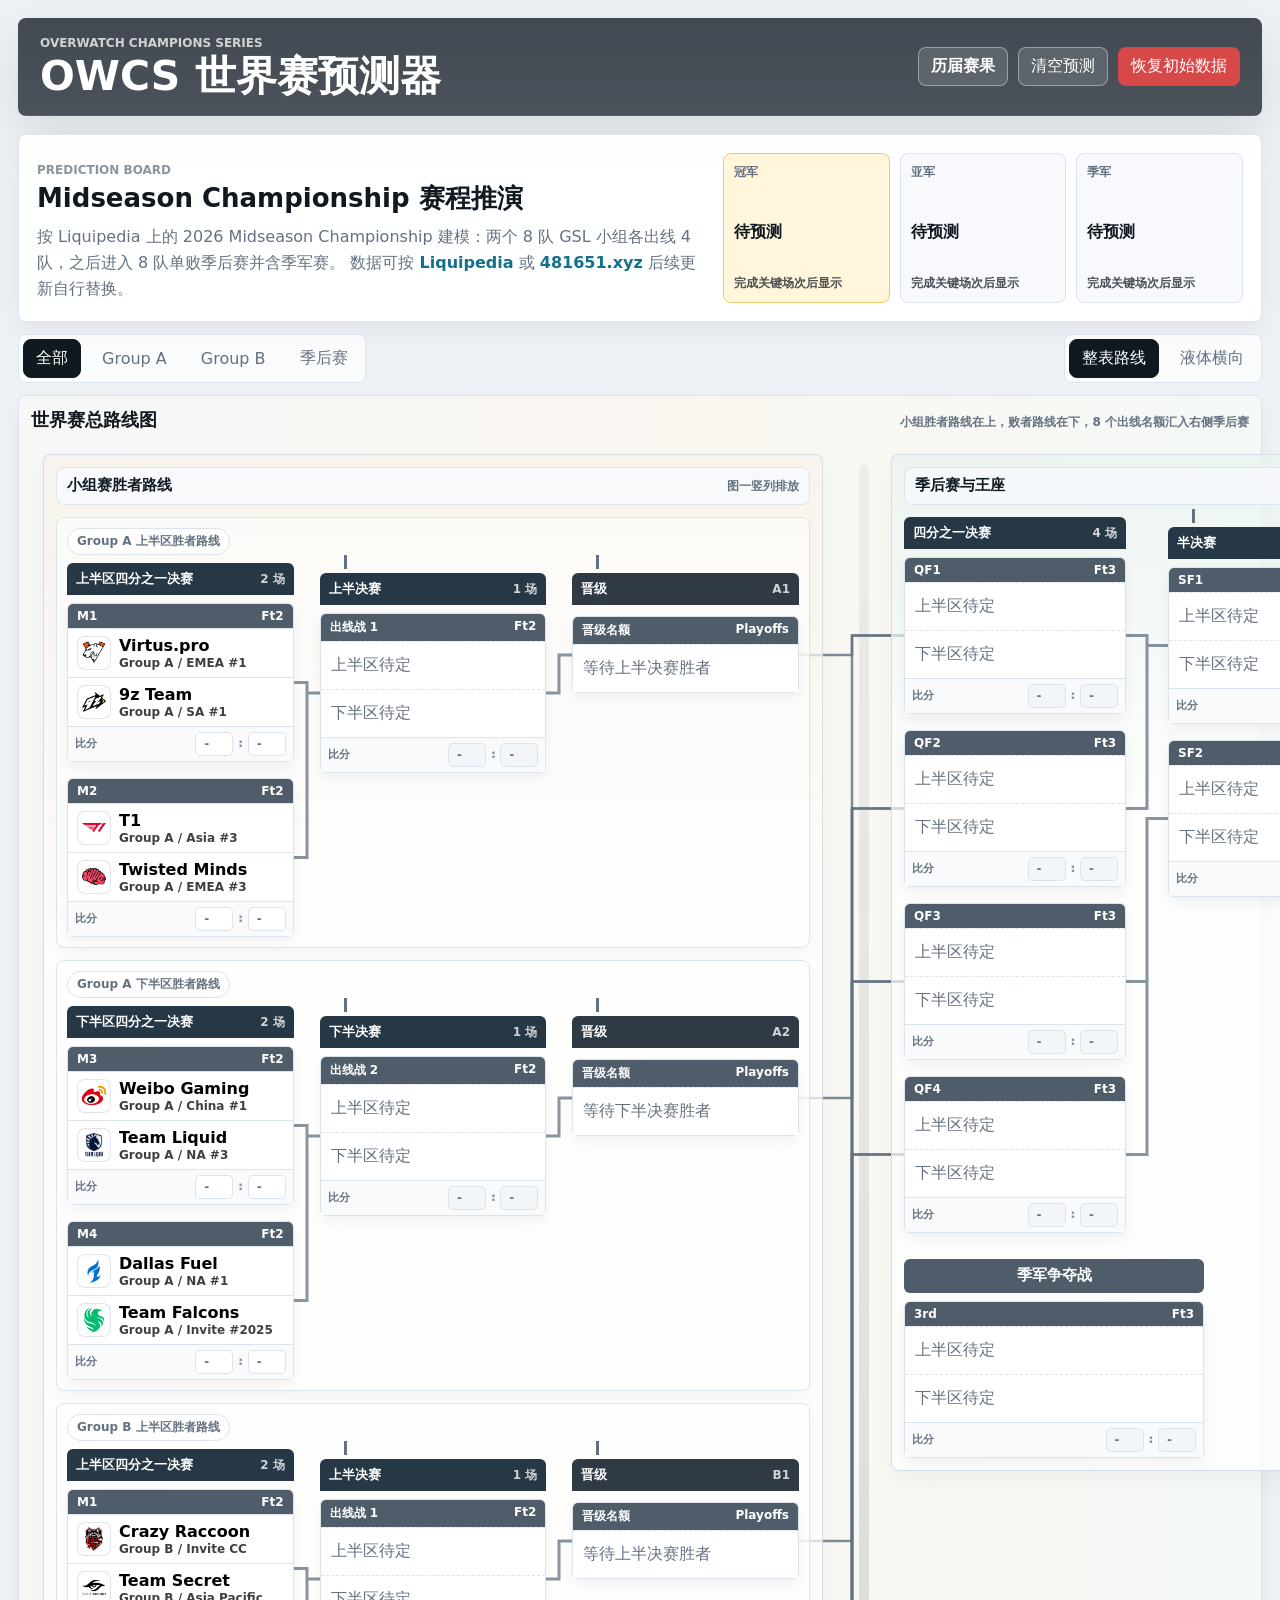
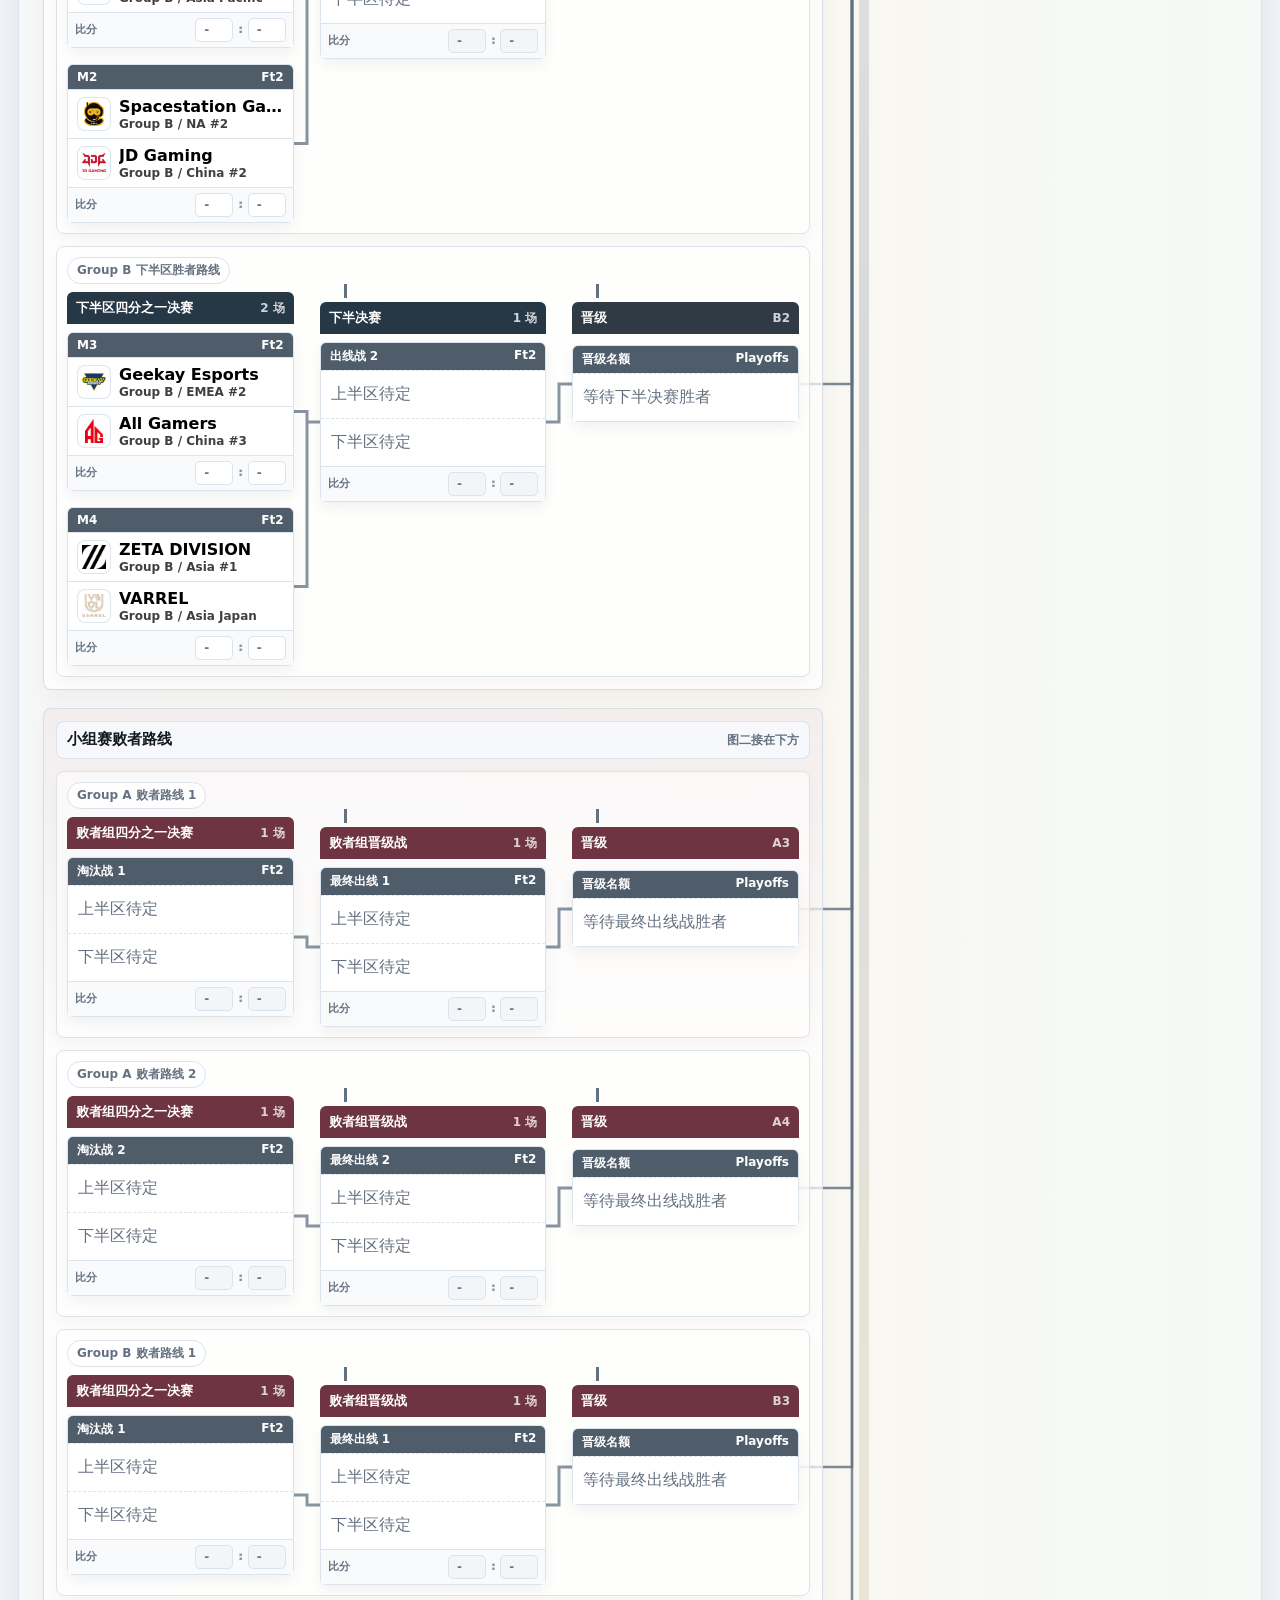
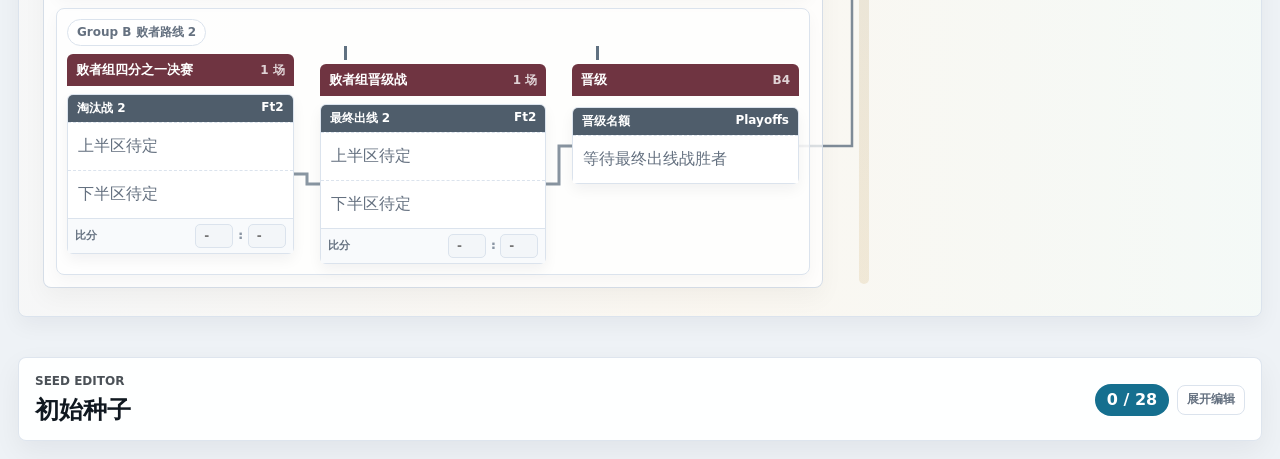
<file: index.html>
<!doctype html>
<html lang="zh-CN">
  <head>
    <meta charset="UTF-8" />
    <meta name="viewport" content="width=device-width, initial-scale=1.0" />
    <meta http-equiv="Cache-Control" content="no-cache, no-store, must-revalidate" />
    <meta http-equiv="Pragma" content="no-cache" />
    <meta http-equiv="Expires" content="0" />
    <title>OWCS 世界赛预测器</title>
    <link rel="stylesheet" href="./styles.css?v=20260802-playoff-seeding-1" />
  </head>
  <body>
    <div class="app-shell">
      <header class="topbar">
        <div>
          <p class="eyebrow">Overwatch Champions Series</p>
          <h1>OWCS 世界赛预测器</h1>
        </div>
        <div class="top-actions">
          <a class="ghost-link" href="./history.html">历届赛果</a>
          <button id="resetPicks" class="ghost-btn" type="button">清空预测</button>
          <button id="resetAll" class="danger-btn" type="button">恢复初始数据</button>
        </div>
      </header>

      <main class="layout">
        <section class="workspace">
          <section class="hero-strip">
            <div>
              <p class="eyebrow">Prediction Board</p>
              <h2>Midseason Championship 赛程推演</h2>
              <p>
                按 Liquipedia 上的 2026 Midseason Championship 建模：两个 8 队 GSL 小组各出线 4 队，之后进入 8 队单败季后赛并含季军赛。
                数据可按 <a href="https://liquipedia.net/overwatch/Overwatch_Champions_Series/2026/Midseason_Championship" target="_blank" rel="noreferrer">Liquipedia</a>
                或 <a href="https://www.481651.xyz" target="_blank" rel="noreferrer">481651.xyz</a> 后续更新自行替换。
              </p>
            </div>
            <div id="podium" class="podium" aria-label="预测前三名"></div>
          </section>

          <div class="board-toolbar">
            <nav class="tabs" aria-label="赛程区域">
              <button class="tab active" type="button" data-tab="all">全部</button>
              <button class="tab" type="button" data-tab="ga">Group A</button>
              <button class="tab" type="button" data-tab="gb">Group B</button>
              <button class="tab" type="button" data-tab="playoffs">季后赛</button>
            </nav>

            <nav class="tabs view-tabs" aria-label="预览模式">
              <button class="tab active" type="button" data-view="vertical">整表路线</button>
              <button class="tab" type="button" data-view="horizontal">液体横向</button>
            </nav>
          </div>

          <div id="bracket" class="bracket"></div>
        </section>

        <aside class="panel seeds-panel" aria-label="种子顺位编辑">
          <div class="panel-head">
            <div>
              <p class="eyebrow">Seed Editor</p>
              <h2>初始种子</h2>
            </div>
            <div class="panel-actions">
              <span id="progressBadge" class="badge">0 / 28</span>
              <button id="toggleSeeds" class="mini-btn" type="button" aria-expanded="false">展开编辑</button>
            </div>
          </div>
          <p class="hint">
            这里用于校正队名、地区和顺位；Group A / Group B 分组按 Liquipedia 当前小组页初始化。
          </p>
          <div id="seedList" class="seed-list"></div>
        </aside>
      </main>
    </div>

    <script src="./app.js?v=20260802-playoff-seeding-1"></script>
  </body>
</html>
</file>
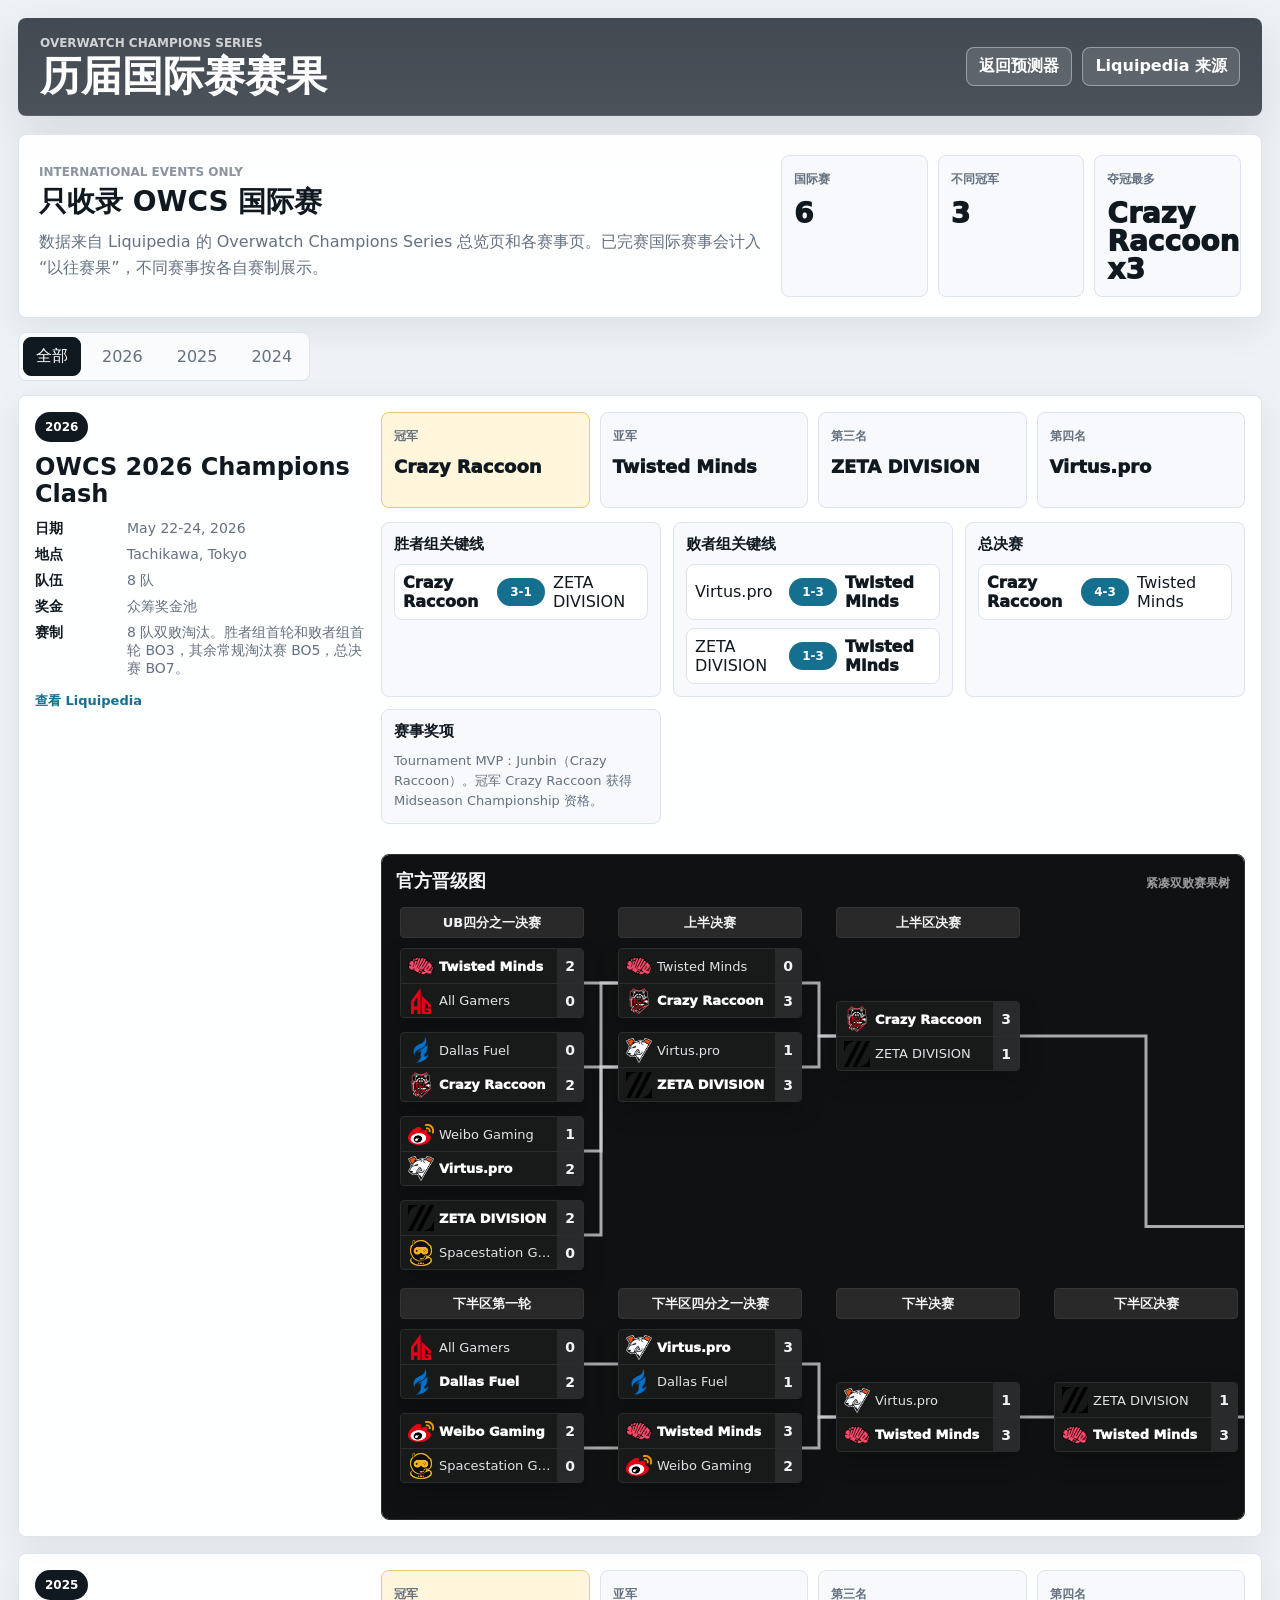
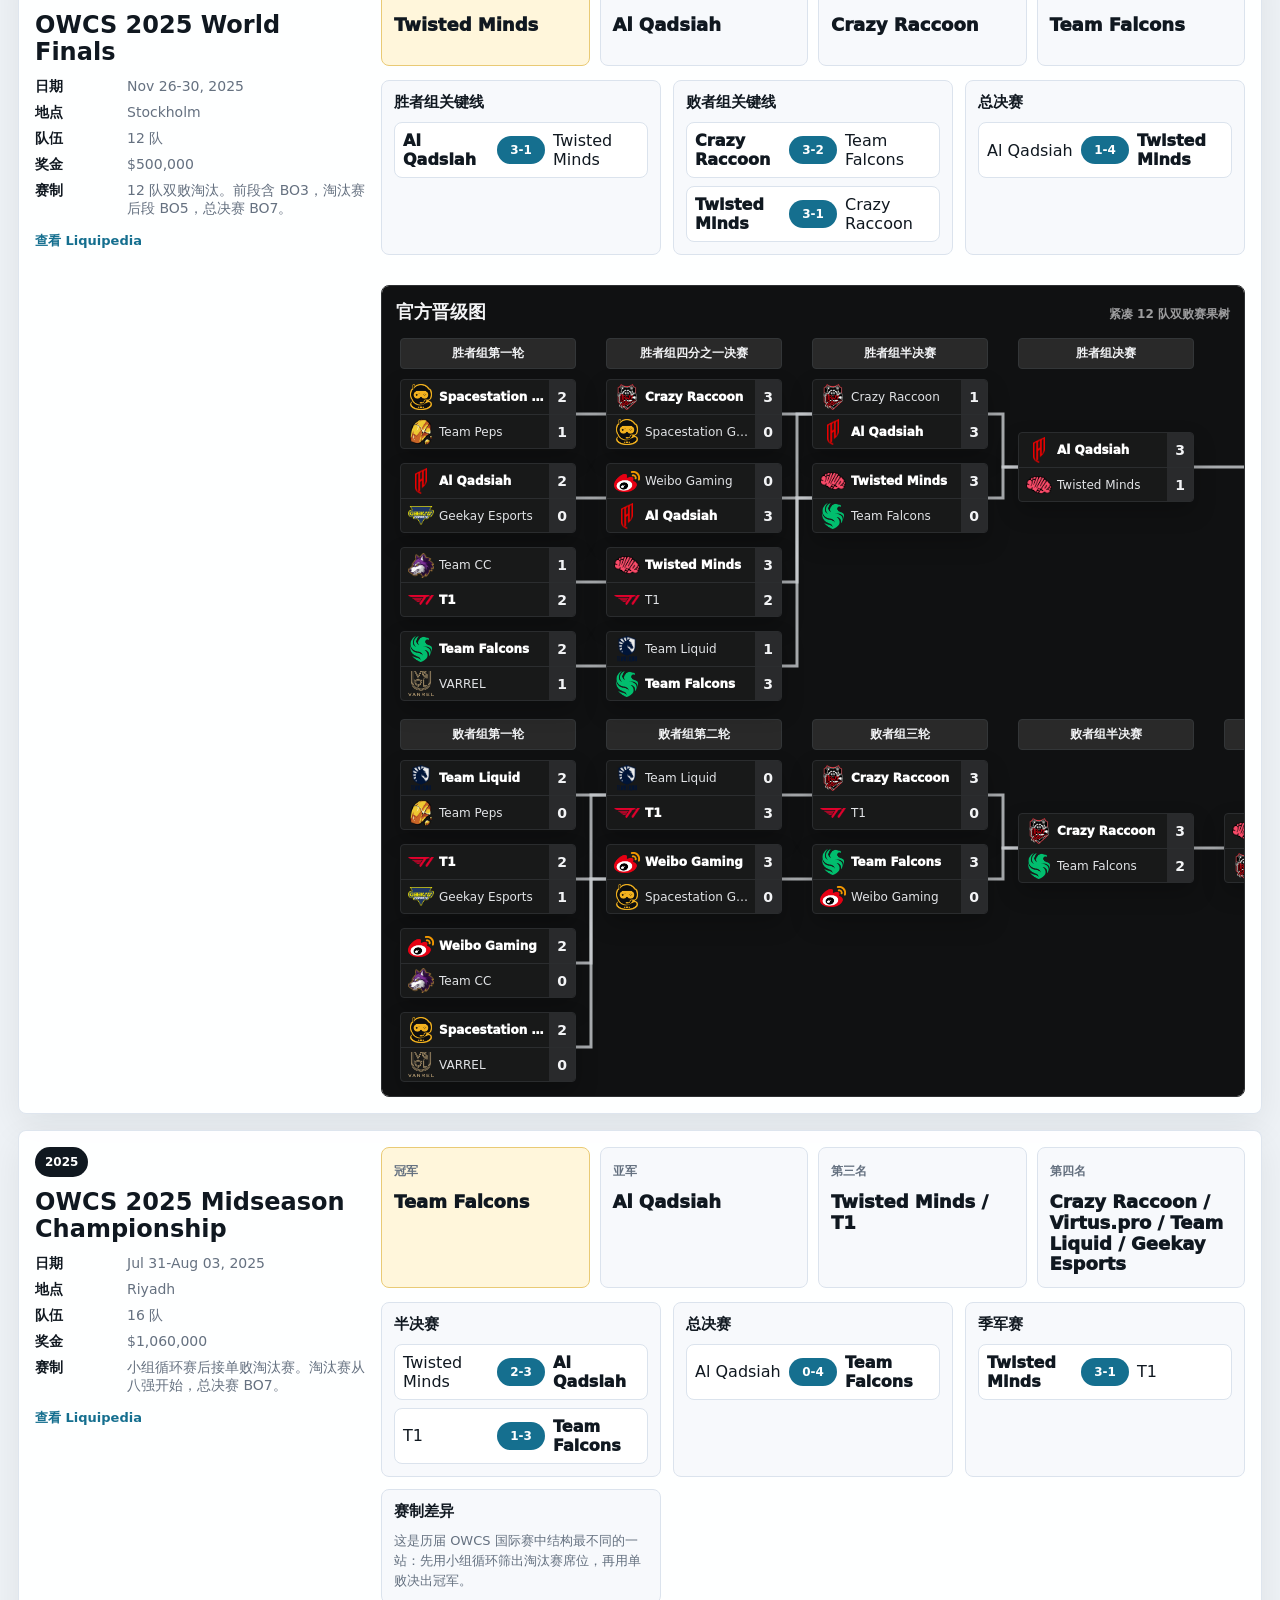
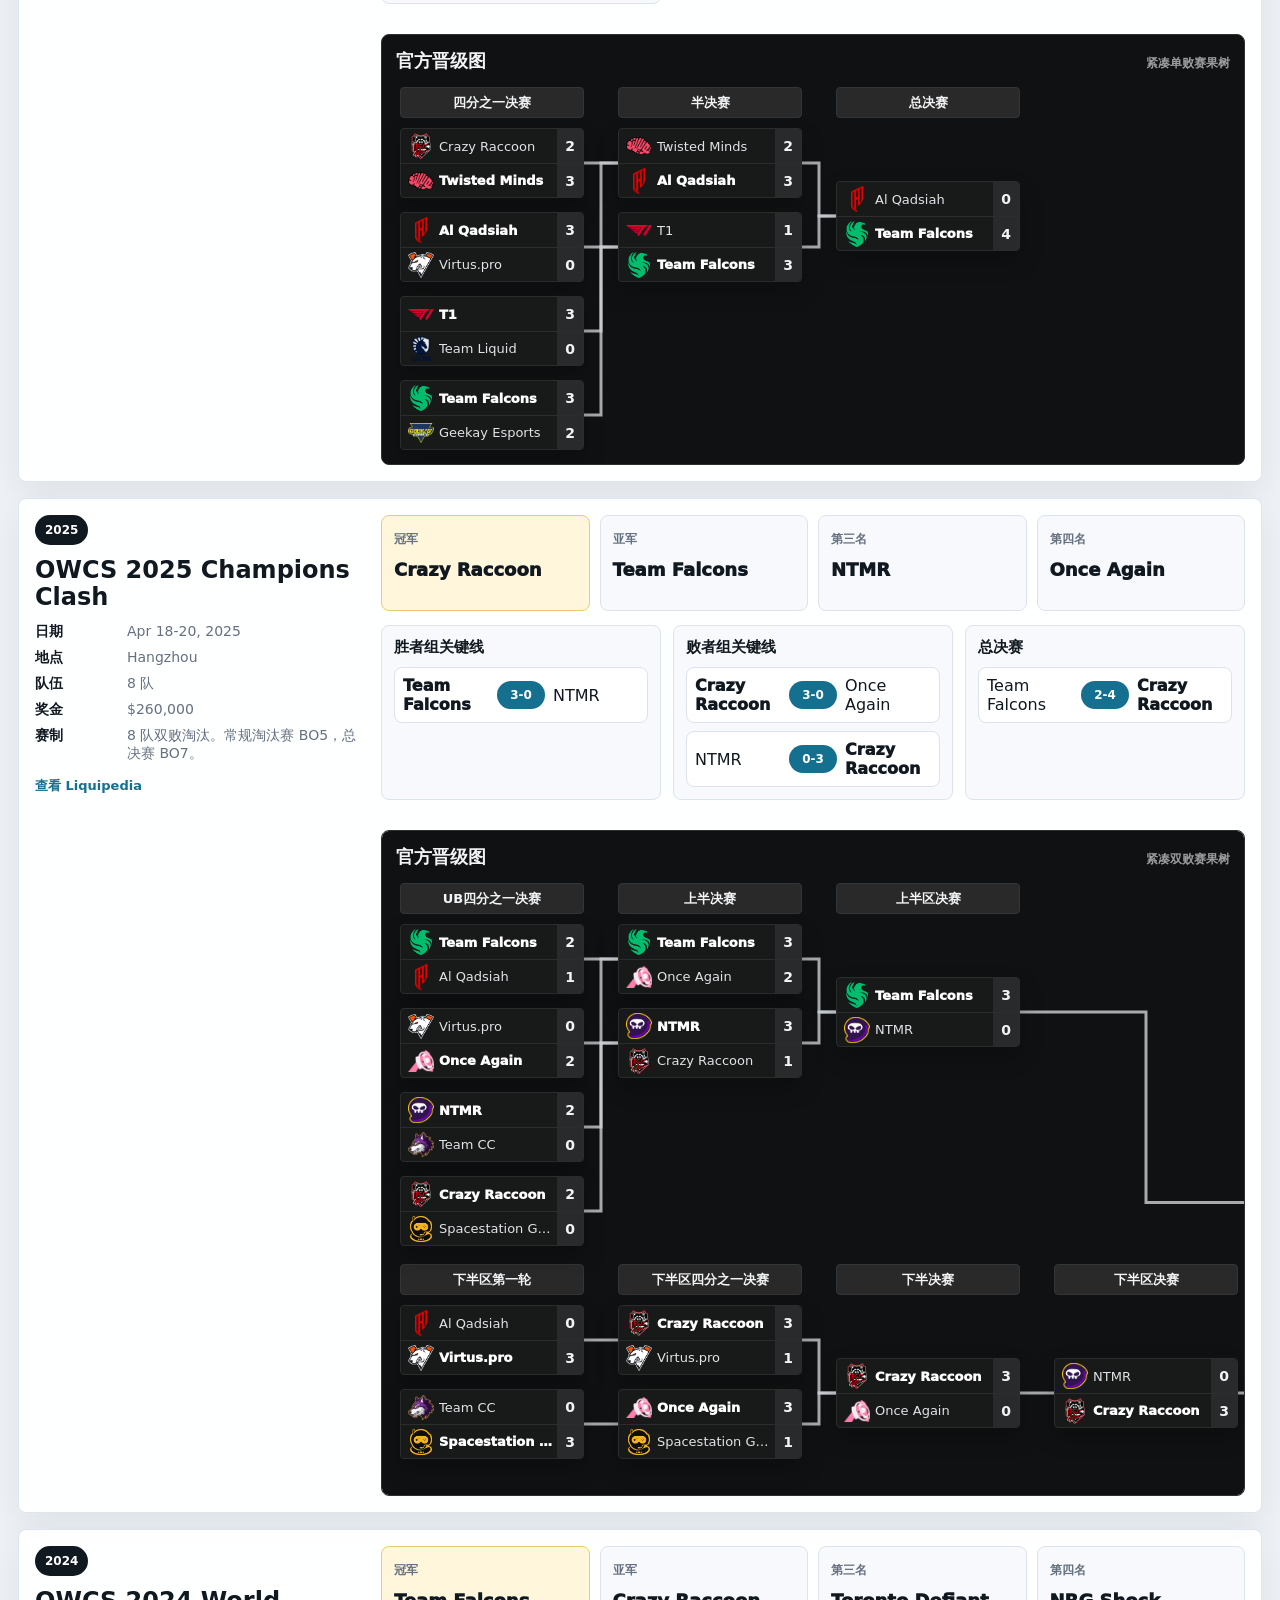
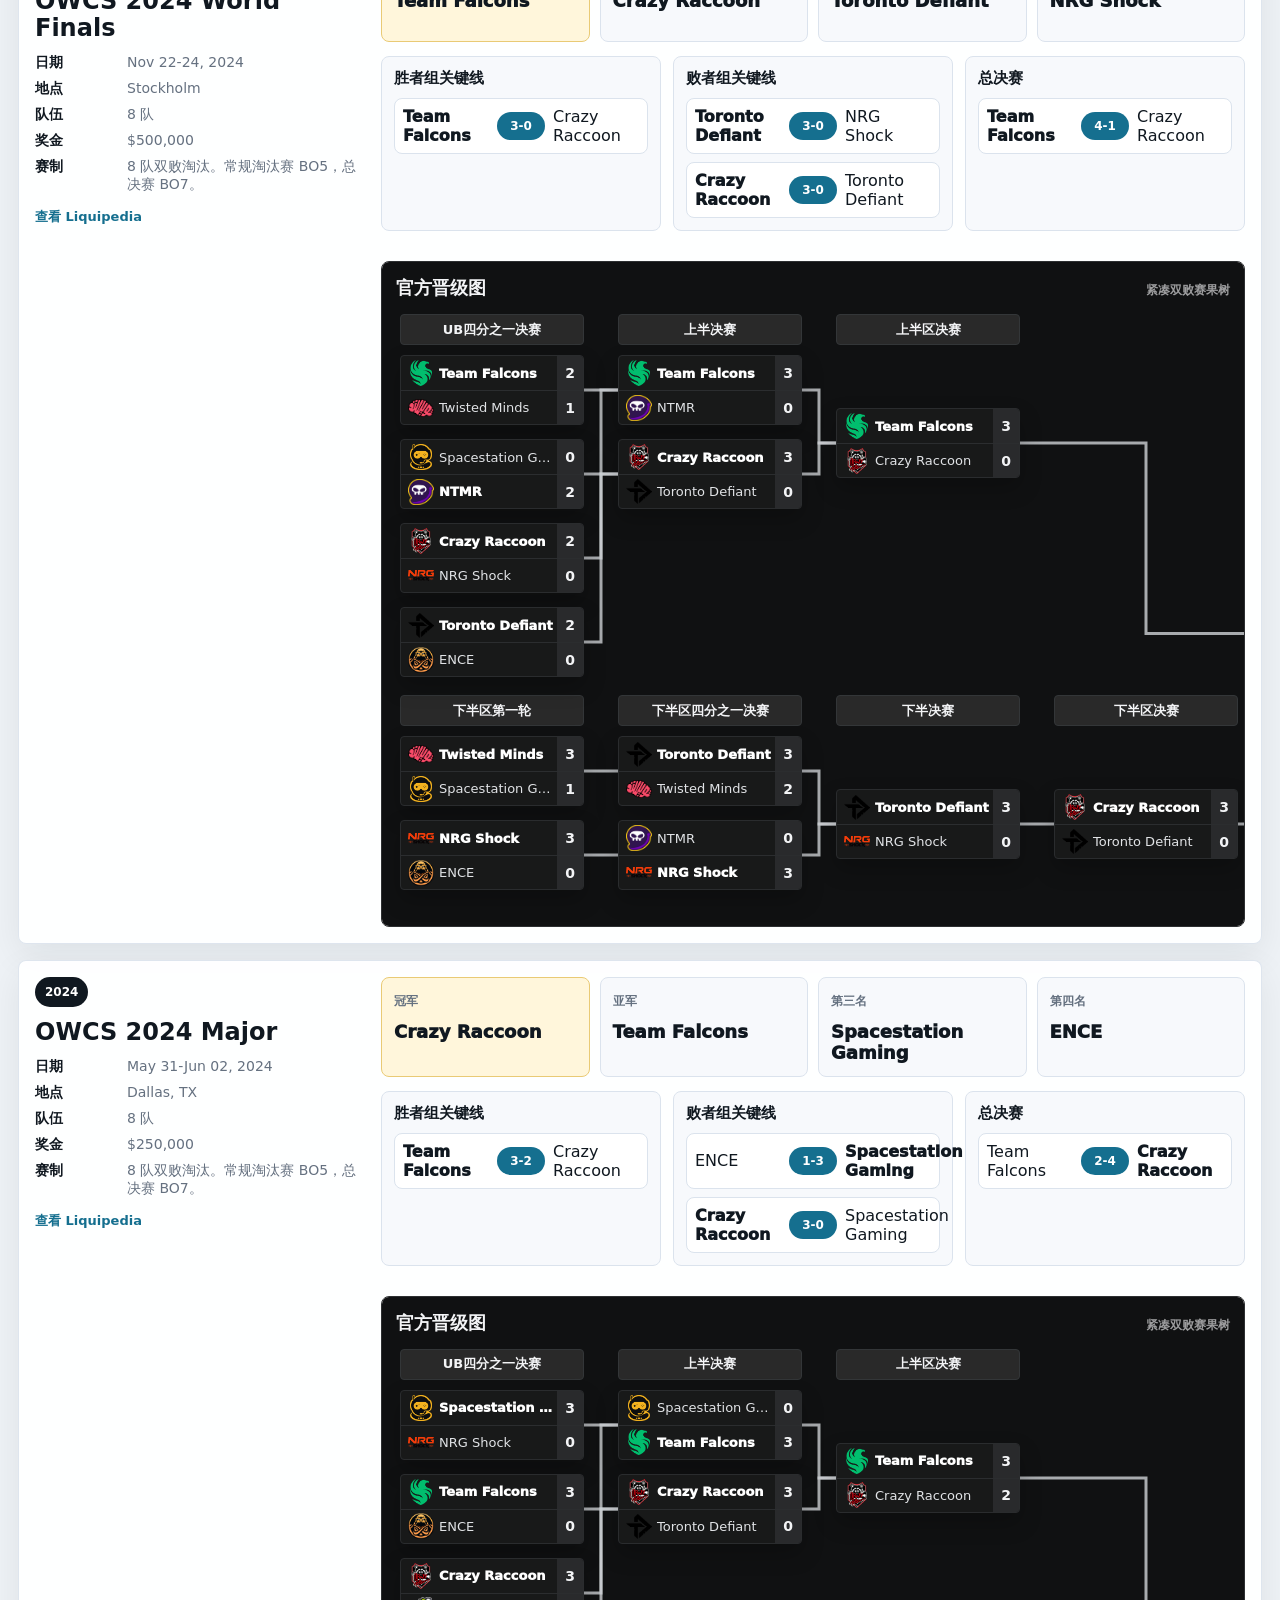
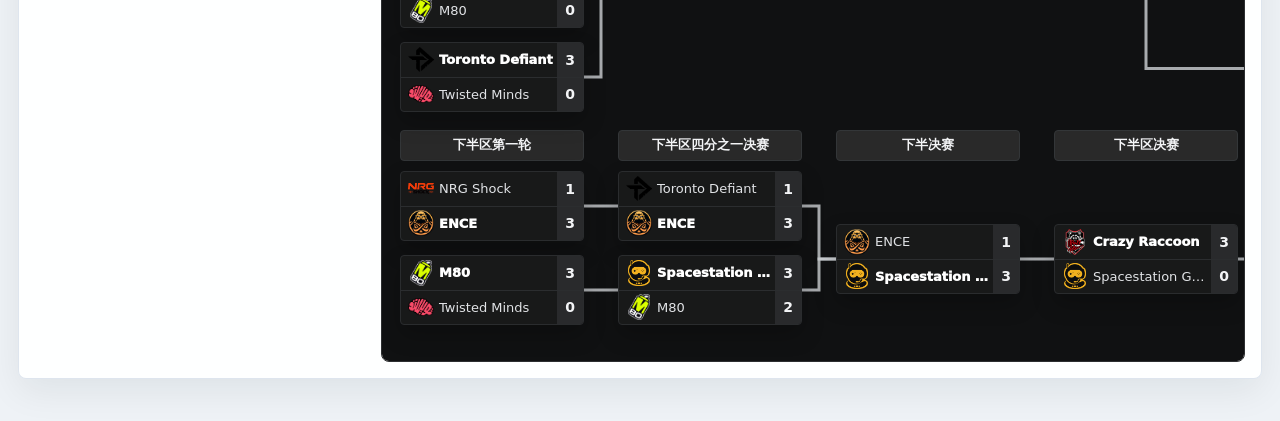
<file: history.html>
<!doctype html>
<html lang="zh-CN">
  <head>
    <meta charset="UTF-8" />
    <meta name="viewport" content="width=device-width, initial-scale=1.0" />
    <meta http-equiv="Cache-Control" content="no-cache, no-store, must-revalidate" />
    <meta http-equiv="Pragma" content="no-cache" />
    <meta http-equiv="Expires" content="0" />
    <title>OWCS 历届国际赛赛果</title>
    <link rel="stylesheet" href="./styles.css?v=20260726-history-bracket-2" />
    <link rel="stylesheet" href="./history.css?v=20260726-history-bracket-2" />
  </head>
  <body>
    <div class="app-shell">
      <header class="topbar">
        <div>
          <p class="eyebrow">Overwatch Champions Series</p>
          <h1>历届国际赛赛果</h1>
        </div>
        <div class="top-actions">
          <a class="ghost-link" href="./index.html">返回预测器</a>
          <a class="ghost-link" href="https://liquipedia.net/overwatch/Overwatch_Champions_Series" target="_blank" rel="noreferrer">Liquipedia 来源</a>
        </div>
      </header>

      <main class="history-layout">
        <section class="history-intro">
          <div>
            <p class="eyebrow">International Events Only</p>
            <h2>只收录 OWCS 国际赛</h2>
            <p>
              数据来自 Liquipedia 的 Overwatch Champions Series 总览页和各赛事页。已完赛国际赛事会计入“以往赛果”，不同赛事按各自赛制展示。
            </p>
          </div>
          <div id="historySummary" class="summary-grid"></div>
        </section>

        <nav class="tabs history-tabs" aria-label="历届赛事筛选">
          <button class="tab active" type="button" data-year="all">全部</button>
          <button class="tab" type="button" data-year="2026">2026</button>
          <button class="tab" type="button" data-year="2025">2025</button>
          <button class="tab" type="button" data-year="2024">2024</button>
        </nav>

        <section id="eventList" class="event-list"></section>
      </main>
    </div>

    <script src="./history.js?v=20260726-history-bracket-2"></script>
  </body>
</html>
</file>
<file: styles.css>
:root {
  color-scheme: light;
  --bg: #eef2f6;
  --surface: #ffffff;
  --surface-soft: #f7f9fc;
  --ink: #101820;
  --muted: #657180;
  --line: #dbe3ed;
  --accent: #156f8f;
  --accent-2: #d74949;
  --red: #d74949;
  --gold: #bd8b2f;
  --green: #2d8f62;
  --connector: #607181;
  --connector-gap: 34px;
  --connector-node: 17px;
  --shadow: 0 18px 50px rgba(16, 24, 32, 0.11);
}

* {
  box-sizing: border-box;
}

body {
  margin: 0;
  min-height: 100vh;
  background: var(--bg);
  color: var(--ink);
  font-family:
    Inter, ui-sans-serif, system-ui, -apple-system, BlinkMacSystemFont, "Segoe UI",
    "Microsoft YaHei", sans-serif;
}

button,
input {
  font: inherit;
}

a {
  color: var(--accent);
  font-weight: 700;
  text-decoration: none;
}

.app-shell {
  width: min(1800px, 100%);
  margin: 0 auto;
  padding: 18px;
}

.topbar {
  display: flex;
  align-items: center;
  justify-content: space-between;
  gap: 18px;
  min-height: 94px;
  padding: 18px 22px;
  color: white;
  background:
    linear-gradient(rgba(12, 20, 30, 0.76), rgba(12, 20, 30, 0.72)),
    url("https://upload.wikimedia.org/wikipedia/commons/7/71/Overwatch_Champions_Series_banner.webp");
  background-position: center;
  background-size: cover;
  border-radius: 8px;
  box-shadow: var(--shadow);
}

.topbar h1,
.hero-strip h2,
.panel h2 {
  margin: 0;
  letter-spacing: 0;
}

.topbar h1 {
  font-size: clamp(26px, 3.2vw, 46px);
  line-height: 1.02;
}

.eyebrow {
  margin: 0 0 6px;
  color: inherit;
  font-size: 12px;
  font-weight: 800;
  letter-spacing: 0;
  text-transform: uppercase;
  opacity: 0.75;
}

.top-actions {
  display: flex;
  flex-wrap: wrap;
  justify-content: flex-end;
  gap: 10px;
}

button {
  min-height: 38px;
  border: 1px solid transparent;
  border-radius: 8px;
  padding: 8px 12px;
  cursor: pointer;
  transition: transform 0.15s ease, border-color 0.15s ease, background 0.15s ease;
}

button:hover {
  transform: translateY(-1px);
}

.ghost-btn {
  color: white;
  border-color: rgba(255, 255, 255, 0.38);
  background: rgba(255, 255, 255, 0.13);
}

.ghost-link {
  display: inline-flex;
  align-items: center;
  justify-content: center;
  min-height: 38px;
  border: 1px solid rgba(255, 255, 255, 0.38);
  border-radius: 8px;
  padding: 8px 12px;
  color: white;
  background: rgba(255, 255, 255, 0.13);
  font-weight: 800;
}

.danger-btn {
  color: white;
  background: var(--accent-2);
}

.layout {
  display: grid;
  gap: 16px;
  min-width: 0;
  margin-top: 18px;
}

.panel,
.hero-strip {
  min-width: 0;
  background: rgba(255, 255, 255, 0.94);
  border: 1px solid rgba(219, 227, 237, 0.9);
  border-radius: 8px;
  box-shadow: 0 10px 28px rgba(16, 24, 32, 0.06);
}

.seeds-panel {
  padding: 16px;
}

.panel-head {
  display: flex;
  align-items: center;
  justify-content: space-between;
  gap: 12px;
}

.panel-actions {
  display: inline-flex;
  align-items: center;
  gap: 8px;
}

.badge {
  display: inline-flex;
  align-items: center;
  justify-content: center;
  min-width: 74px;
  height: 32px;
  border-radius: 999px;
  color: white;
  background: var(--accent);
  font-weight: 800;
}

.hint {
  margin: 8px 0 14px;
  color: var(--muted);
  font-size: 14px;
  line-height: 1.55;
}

.seed-list {
  display: grid;
  grid-template-columns: repeat(4, minmax(240px, 1fr));
  gap: 10px;
}

.seed-row {
  display: grid;
  grid-template-columns: 44px minmax(0, 1fr);
  gap: 10px;
  padding: 10px;
  background: var(--surface-soft);
  border: 1px solid var(--line);
  border-radius: 8px;
}

.seed-rank {
  position: relative;
  display: flex;
  align-items: center;
  justify-content: center;
  height: 44px;
  border-radius: 8px;
  color: white;
  background: #ffffff;
  border: 1px solid var(--line);
  font-weight: 900;
  overflow: hidden;
}

.seed-rank > span:last-child {
  position: absolute;
  right: 4px;
  bottom: 3px;
  display: inline-flex;
  align-items: center;
  justify-content: center;
  min-width: 18px;
  height: 18px;
  border-radius: 999px;
  color: white;
  background: rgba(16, 24, 32, 0.86);
  font-size: 11px;
}

.seed-fields {
  display: grid;
  grid-template-columns: minmax(0, 1.4fr) 88px 54px;
  gap: 8px;
}

input {
  width: 100%;
  min-width: 0;
  height: 34px;
  border: 1px solid var(--line);
  border-radius: 6px;
  padding: 6px 8px;
  color: var(--ink);
  background: white;
}

input:focus {
  border-color: var(--accent);
  outline: 2px solid rgba(21, 111, 143, 0.16);
}

.workspace {
  min-width: 0;
}

.hero-strip {
  display: grid;
  grid-template-columns: minmax(0, 1fr) minmax(360px, 520px);
  gap: 20px;
  align-items: stretch;
  padding: 18px;
}

.hero-strip h2 {
  font-size: 26px;
}

.hero-strip p {
  max-width: 860px;
  margin: 8px 0 0;
  color: var(--muted);
  line-height: 1.65;
}

.podium {
  display: grid;
  grid-template-columns: repeat(3, minmax(0, 1fr));
  gap: 10px;
}

.podium-card {
  display: flex;
  flex-direction: column;
  justify-content: space-between;
  min-height: 112px;
  padding: 10px;
  border: 1px solid var(--line);
  border-radius: 8px;
  background: var(--surface-soft);
}

.podium-card:first-child {
  background: #fff6db;
  border-color: #e9ca75;
}

.place {
  color: var(--muted);
  font-size: 12px;
  font-weight: 800;
}

.team-logo {
  display: inline-flex;
  align-items: center;
  justify-content: center;
  flex: 0 0 auto;
  overflow: hidden;
  background: #ffffff;
  border: 1px solid rgba(219, 227, 237, 0.9);
}

.logo-img {
  width: 100%;
  height: 100%;
  object-fit: contain;
}

.logo-fallback {
  display: inline-flex;
  align-items: center;
  justify-content: center;
  width: 100%;
  height: 100%;
  color: white;
  background: var(--team-color, #263746);
  font-weight: 900;
  letter-spacing: 0;
}

.logo-fallback[hidden],
.logo-img[hidden] {
  display: none;
}

.seed-logo {
  width: 100%;
  height: 100%;
  border: 0;
  border-radius: 8px;
}

.seed-logo .logo-img {
  padding: 5px;
}

.match-logo {
  width: 34px;
  height: 34px;
  border-radius: 8px;
}

.match-logo .logo-img {
  padding: 4px;
}

.podium-logo {
  width: 44px;
  height: 44px;
  margin-top: 10px;
  border-radius: 8px;
}

.podium-logo .logo-img {
  padding: 5px;
}

.podium-team {
  margin-top: 8px;
  font-size: 16px;
  font-weight: 900;
  line-height: 1.15;
}

.tabs {
  display: flex;
  flex-wrap: wrap;
  gap: 8px;
  margin: 12px 0;
  padding: 4px;
  width: fit-content;
  background: rgba(255, 255, 255, 0.74);
  border: 1px solid var(--line);
  border-radius: 8px;
}

.board-toolbar {
  display: flex;
  flex-wrap: wrap;
  align-items: center;
  justify-content: space-between;
  gap: 10px;
}

.board-toolbar .tabs {
  margin: 12px 0;
}

.view-tabs {
  margin-left: auto;
}

.tab {
  color: var(--muted);
  background: transparent;
  border-color: transparent;
}

.tab.active {
  color: white;
  background: var(--ink);
  border-color: var(--ink);
}

.bracket {
  display: grid;
  gap: 14px;
  align-items: start;
  min-width: 0;
  padding-bottom: 24px;
}

.bracket-band {
  min-width: 0;
  padding: 12px 12px 14px;
  overflow-x: auto;
  background: #ffffff;
  border: 1px solid var(--line);
  border-radius: 8px;
  box-shadow: 0 8px 22px rgba(16, 24, 32, 0.05);
}

.bracket-band-ga {
  background:
    linear-gradient(90deg, rgba(21, 111, 143, 0.07), transparent 44%),
    #ffffff;
}

.bracket-band-gb {
  background:
    linear-gradient(90deg, rgba(215, 73, 73, 0.06), transparent 44%),
    #ffffff;
}

.bracket-band-playoffs {
  background:
    linear-gradient(90deg, rgba(189, 139, 47, 0.08), transparent 44%),
    #ffffff;
}

.band-title {
  position: sticky;
  left: 0;
  z-index: 2;
  display: flex;
  align-items: baseline;
  justify-content: space-between;
  gap: 12px;
  width: 100%;
  min-height: 0;
  margin-bottom: 10px;
  padding: 0 2px;
  color: inherit;
  text-align: left;
  background: transparent;
  border: 0;
  border-radius: 0;
}

.band-title:hover {
  transform: none;
}

.band-title:focus-visible {
  outline: 2px solid var(--accent);
  outline-offset: 4px;
}

.band-title h3 {
  margin: 0;
  font-size: 18px;
}

.mini-btn {
  min-height: 30px;
  padding: 5px 9px;
  color: var(--muted);
  background: white;
  border-color: var(--line);
  font-size: 12px;
  font-weight: 850;
}

.seeds-panel.collapsed {
  padding-bottom: 14px;
}

.seeds-panel.collapsed .hint,
.seeds-panel.collapsed .seed-list {
  display: none;
}

.band-title span {
  color: var(--muted);
  font-size: 12px;
  font-weight: 800;
}

.band-body {
  overflow: visible;
}

.bracket-band.collapsed {
  padding-bottom: 12px;
}

.bracket-band.collapsed .band-title {
  margin-bottom: 0;
}

.bracket-band.collapsed .band-body {
  display: none;
}

.bracket-lane {
  position: relative;
  display: grid;
  grid-auto-columns: minmax(248px, 1fr);
  grid-auto-flow: column;
  align-items: stretch;
  gap: var(--connector-gap);
  min-width: max-content;
  overflow: visible;
  padding: 2px 10px 4px 0;
}

.group-bracket {
  display: grid;
  gap: 18px;
  min-width: max-content;
}

.group-path {
  display: grid;
  gap: 8px;
}

.group-path-title {
  position: sticky;
  left: 0;
  z-index: 2;
  width: fit-content;
  margin: 0;
  padding: 4px 9px;
  color: var(--muted);
  background: rgba(255, 255, 255, 0.86);
  border: 1px solid var(--line);
  border-radius: 999px;
  font-size: 12px;
  font-weight: 900;
}

.group-lane {
  grid-auto-columns: minmax(220px, 236px);
  gap: 24px;
  padding-right: 0;
}

.group-lane .round {
  min-width: 220px;
}

.group-lane .round[data-count="1"] .round-matches {
  align-content: center;
  min-height: 84px;
}

.group-lane .round[data-count="2"] .round-matches {
  align-content: space-between;
  min-height: 150px;
}

.advance-round .round-title {
  background: #2f3a45;
}

.advance-match {
  border-color: rgba(45, 143, 98, 0.26);
}

.bracket.view-vertical .bracket-band {
  overflow-x: visible;
}

.mega-band {
  display: block;
  width: 100%;
  max-width: 100%;
  min-width: 0;
  background:
    linear-gradient(90deg, rgba(32, 49, 61, 0.04), rgba(189, 139, 47, 0.07) 56%, rgba(45, 143, 98, 0.05)),
    #ffffff;
  overflow-x: auto;
}

.mega-head {
  position: sticky;
  left: 0;
  z-index: 4;
  min-width: 0;
  margin-bottom: 14px;
}

.mega-chart {
  position: relative;
  display: grid;
  grid-template-columns: minmax(780px, 0.82fr) minmax(1040px, 1.18fr);
  gap: 68px;
  align-items: start;
  min-width: 1900px;
  padding: 8px 12px 14px;
}

.mega-chart::before {
  position: absolute;
  top: 18px;
  bottom: 18px;
  left: calc(42% + 30px);
  z-index: 0;
  width: 10px;
  background: linear-gradient(180deg, rgba(96, 113, 129, 0.08), rgba(96, 113, 129, 0.22), rgba(189, 139, 47, 0.14));
  border-radius: 999px;
  content: "";
}

.mega-connector-layer {
  position: absolute;
  z-index: 0;
  inset: 0 auto auto 0;
  overflow: visible;
  pointer-events: none;
}

.mega-connector-path {
  fill: none;
  stroke: rgba(96, 113, 129, 0.8);
  stroke-linecap: square;
  stroke-linejoin: miter;
  stroke-width: 2.5;
  vector-effect: non-scaling-stroke;
}

.mega-column {
  position: relative;
  z-index: 1;
  display: grid;
  gap: 18px;
}

.mega-section {
  display: grid;
  gap: 12px;
  padding: 12px;
  background: rgba(255, 255, 255, 0.78);
  border: 1px solid rgba(210, 219, 229, 0.92);
  border-radius: 8px;
  box-shadow: 0 10px 24px rgba(16, 24, 32, 0.04);
}

.mega-section-upper {
  background:
    linear-gradient(180deg, rgba(189, 139, 47, 0.08), transparent 26%),
    rgba(255, 255, 255, 0.72);
}

.mega-section-lower {
  background:
    linear-gradient(180deg, rgba(125, 52, 64, 0.08), transparent 30%),
    rgba(255, 255, 255, 0.72);
}

.mega-section-finals {
  align-self: start;
  background:
    linear-gradient(180deg, rgba(45, 143, 98, 0.08), transparent 34%),
    rgba(255, 255, 255, 0.72);
}

.mega-section-title {
  display: flex;
  align-items: baseline;
  justify-content: space-between;
  gap: 12px;
  min-height: 38px;
  padding: 8px 10px;
  background: rgba(247, 249, 252, 0.92);
  border: 1px solid rgba(219, 227, 237, 0.95);
  border-radius: 8px;
}

.mega-section-title h4,
.mega-third-place p {
  margin: 0;
  color: var(--ink);
  font-size: 15px;
  font-weight: 950;
}

.mega-section-title span {
  color: var(--muted);
  font-size: 12px;
  font-weight: 850;
}

.mega-path-stack {
  display: grid;
  gap: 12px;
}

.mega-path {
  padding: 10px;
  background: rgba(255, 255, 255, 0.84);
  border: 1px solid rgba(210, 219, 229, 0.9);
  border-radius: 8px;
  box-shadow: 0 6px 16px rgba(16, 24, 32, 0.035);
}

.mega-path-lower .round-title {
  background: #6f3441;
}

.mega-group-lane {
  grid-auto-columns: minmax(202px, 1fr);
  gap: 26px;
  min-width: 0;
  padding: 0;
}

.mega-group-lane .round {
  min-width: 0;
}

.mega-playoff-lane {
  grid-auto-columns: minmax(208px, 1fr);
  gap: 42px;
  min-width: 0;
  padding: 0;
}

.mega-playoff-lane .round {
  min-width: 0;
}

.mega-playoff-lane .advance-round .round-title {
  background: var(--gold);
}

.mega-third-place {
  display: grid;
  gap: 8px;
  max-width: 300px;
  margin-top: 14px;
}

.mega-third-place p {
  display: grid;
  place-items: center;
  min-height: 34px;
  color: white;
  background: #4f5d6b;
  border-radius: 6px;
}

.route-band {
  display: grid;
  gap: 12px;
}

.route-band-winner {
  background:
    linear-gradient(180deg, rgba(189, 139, 47, 0.1), transparent 28%),
    #ffffff;
}

.route-band-lower {
  background:
    linear-gradient(180deg, rgba(215, 73, 73, 0.08), transparent 34%),
    #ffffff;
}

.route-head {
  display: flex;
  align-items: baseline;
  justify-content: space-between;
  gap: 12px;
}

.route-head h3 {
  margin: 0;
  font-size: 18px;
}

.route-head span {
  color: var(--muted);
  font-size: 12px;
  font-weight: 850;
}

.route-table {
  position: relative;
  display: grid;
  gap: 10px;
}

.route-table::before {
  position: absolute;
  top: 34px;
  bottom: 34px;
  left: 77px;
  width: 3px;
  background: linear-gradient(180deg, var(--connector), var(--gold));
  content: "";
}

.route-band-lower .route-table::before {
  background: linear-gradient(180deg, #7d3440, var(--connector));
}

.route-row {
  position: relative;
  display: grid;
  grid-template-columns: 142px minmax(0, 1fr);
  gap: 10px;
  padding: 8px;
  background: rgba(255, 255, 255, 0.66);
  border: 1px solid var(--line);
  border-radius: 8px;
}

.route-row::before {
  position: absolute;
  top: 50%;
  left: 77px;
  z-index: 1;
  width: 14px;
  height: 3px;
  background: var(--connector);
  content: "";
  transform: translateY(-50%);
}

.route-row-label {
  position: relative;
  z-index: 2;
  display: grid;
  align-content: center;
  gap: 4px;
  min-height: 60px;
  padding: 7px 9px 7px 42px;
  color: white;
  background: #263746;
  border-radius: 6px;
}

.route-step {
  position: absolute;
  top: 50%;
  left: 8px;
  display: inline-flex;
  align-items: center;
  justify-content: center;
  width: 26px;
  height: 26px;
  color: #263746;
  background: white;
  border: 2px solid rgba(255, 255, 255, 0.7);
  border-radius: 50%;
  font-size: 11px;
  font-weight: 950;
  transform: translateY(-50%);
}

.route-band-winner .route-row-label {
  background: #20313d;
}

.route-band-lower .route-row-label {
  background: #5d3440;
}

.route-row.complete::before {
  background: var(--green);
  box-shadow: 0 0 0 3px rgba(45, 143, 98, 0.12);
}

.route-row.complete .route-step {
  color: white;
  background: var(--green);
  border-color: rgba(255, 255, 255, 0.86);
  box-shadow: 0 0 0 4px rgba(45, 143, 98, 0.14);
}

.route-band-winner .route-row.complete .route-row-label {
  background: linear-gradient(135deg, #1f5c45, #20313d);
}

.route-band-lower .route-row.complete .route-row-label {
  background: linear-gradient(135deg, #7d3440, #3f2c35);
}

.route-row-label h4 {
  margin: 0;
  font-size: 13px;
  line-height: 1.2;
}

.route-row-label span {
  color: rgba(255, 255, 255, 0.75);
  font-size: 12px;
  font-weight: 850;
}

.route-row-matches {
  display: grid;
  grid-template-columns: repeat(auto-fit, minmax(188px, 1fr));
  gap: 8px;
  align-items: start;
}

.route-row-matches[data-count="1"] {
  grid-template-columns: minmax(188px, 340px);
}

.route-row-matches[data-count="2"] {
  grid-template-columns: repeat(2, minmax(188px, 340px));
}

.route-row-matches[data-count="4"],
.route-row-matches[data-count="8"] {
  grid-template-columns: repeat(4, minmax(180px, 1fr));
}

.route-row-matches .match {
  min-width: 0;
}

.route-throne {
  align-items: stretch;
}

.route-throne::before {
  background: var(--gold);
}

.route-throne .route-row-label {
  background: linear-gradient(135deg, #5a3c0d, var(--gold));
}

.route-throne.complete .route-step {
  color: white;
  background: var(--gold);
  box-shadow: 0 0 0 5px rgba(189, 139, 47, 0.18);
}

.throne-card {
  display: grid;
  align-content: center;
  justify-items: center;
  min-height: 128px;
  padding: 18px;
  color: #2c210f;
  background:
    linear-gradient(135deg, rgba(255, 255, 255, 0.78), rgba(255, 239, 190, 0.92)),
    #fff7df;
  border: 1px solid rgba(189, 139, 47, 0.45);
  border-radius: 8px;
  box-shadow: inset 0 0 0 2px rgba(255, 255, 255, 0.55);
}

.route-throne.complete .throne-card {
  border-color: rgba(189, 139, 47, 0.85);
  box-shadow:
    0 16px 34px rgba(189, 139, 47, 0.18),
    inset 0 0 0 2px rgba(255, 255, 255, 0.65);
}

.throne-card strong {
  margin-top: 6px;
  font-size: 22px;
  line-height: 1.15;
  text-align: center;
}

.throne-card span:last-child {
  margin-top: 4px;
  color: #725721;
  font-size: 12px;
  font-weight: 850;
}

.throne-kicker {
  color: #8a661e;
  font-size: 11px;
  font-weight: 950;
  text-transform: uppercase;
}

.bracket.view-vertical .group-bracket {
  grid-template-columns: repeat(auto-fit, minmax(280px, 1fr));
  min-width: 0;
}

.bracket.view-vertical .group-path {
  align-content: start;
  padding: 10px;
  background: rgba(255, 255, 255, 0.58);
  border: 1px solid var(--line);
  border-radius: 8px;
}

.bracket.view-vertical .group-path-title {
  position: static;
}

.bracket.view-vertical .bracket-lane {
  grid-auto-flow: row;
  grid-auto-columns: unset;
  grid-template-columns: 1fr;
  gap: 12px;
  min-width: 0;
  padding: 0;
}

.bracket.view-vertical .round {
  min-width: 0;
}

.bracket.view-vertical .round-matches,
.bracket.view-vertical .round[data-count="1"] .round-matches,
.bracket.view-vertical .round[data-count="2"] .round-matches {
  align-content: start;
  min-height: 0;
}

.bracket.view-vertical .round + .round {
  position: relative;
  margin-top: 10px;
}

.bracket.view-vertical .round + .round::before {
  position: absolute;
  top: -18px;
  left: 24px;
  width: 3px;
  height: 14px;
  background: var(--connector);
  content: "";
}

.bracket.view-vertical .connector-layer {
  display: none;
}

.bracket.view-vertical .mega-chart .connector-layer {
  display: block;
}

.bracket.view-vertical .mega-chart .bracket-lane {
  grid-auto-flow: column;
  grid-template-columns: none;
  align-items: stretch;
}

.bracket.view-vertical .mega-chart .mega-group-lane {
  grid-auto-columns: minmax(202px, 1fr);
  gap: 26px;
}

.bracket.view-vertical .mega-chart .mega-playoff-lane {
  grid-auto-columns: minmax(220px, 1fr);
  gap: 42px;
}

.bracket.view-vertical .mega-chart .round {
  min-width: 0;
}

.bracket.view-vertical .mega-chart .round-matches {
  height: 100%;
}

.bracket.view-vertical .mega-chart .group-lane .round[data-count="1"] .round-matches {
  align-content: center;
  min-height: 84px;
}

.bracket.view-vertical .mega-chart .group-lane .round[data-count="2"] .round-matches {
  align-content: space-between;
  min-height: 150px;
}

.bracket.view-vertical .mega-chart .mega-playoff-lane .round[data-count="1"] .round-matches {
  align-content: center;
  min-height: 150px;
}

.bracket.view-vertical .mega-chart .mega-playoff-lane .round[data-count="2"] .round-matches {
  align-content: space-around;
  min-height: 320px;
}

.round {
  position: relative;
  z-index: 1;
  display: grid;
  grid-template-rows: auto auto;
  align-content: start;
  align-self: stretch;
  min-width: 248px;
  padding: 0;
  background: transparent;
  border: 0;
  border-radius: 0;
  box-shadow: none;
  overflow: visible;
}

.round-title {
  display: flex;
  align-items: baseline;
  justify-content: space-between;
  gap: 12px;
  min-height: 32px;
  margin-bottom: 8px;
  padding: 7px 9px;
  color: white;
  background: #263746;
  border-radius: 6px 6px 0 0;
}

.round-title h4 {
  margin: 0;
  font-size: 13px;
  font-weight: 900;
}

.round-title span {
  color: rgba(255, 255, 255, 0.78);
  font-size: 12px;
  font-weight: 800;
}

.round-matches {
  position: relative;
  display: grid;
  gap: 16px;
  align-content: start;
  height: 100%;
  overflow: visible;
}

.round[data-count="1"] .round-matches {
  align-content: center;
  min-height: 174px;
}

.round[data-count="2"] .round-matches {
  align-content: space-around;
  min-height: 364px;
}

.round[data-group="finals"] .round-title {
  background: var(--gold);
}

.round[data-group="lower"] .round-title {
  background: #7d3440;
}

.match {
  position: relative;
  z-index: 1;
  display: grid;
  gap: 0;
  margin: 0;
  padding: 0;
  border: 1px solid var(--line);
  border-radius: 6px;
  background: white;
  box-shadow: 0 6px 14px rgba(16, 24, 32, 0.05);
}

.connector-layer {
  position: absolute;
  z-index: 0;
  inset: 0 auto auto 0;
  overflow: visible;
  pointer-events: none;
}

.connector-path {
  fill: none;
  stroke: rgba(96, 113, 129, 0.74);
  stroke-linecap: square;
  stroke-linejoin: miter;
  stroke-width: 3;
  vector-effect: non-scaling-stroke;
}

.match-meta {
  display: flex;
  justify-content: space-between;
  gap: 10px;
  padding: 5px 9px;
  color: white;
  background: #4f5d6b;
  border-radius: 5px 5px 0 0;
  font-size: 12px;
  font-weight: 800;
}

.team-button {
  display: grid;
  grid-template-columns: auto minmax(0, 1fr);
  align-items: center;
  gap: 8px;
  width: 100%;
  min-height: 48px;
  padding: 7px 9px;
  text-align: left;
  background: white;
  border: 0;
  border-radius: 0;
  border-top: 1px solid var(--line);
}

.team-button:disabled {
  cursor: not-allowed;
  opacity: 0.48;
  transform: none;
}

.team-button.winner {
  color: var(--ink);
  background: #e7f6ed;
  box-shadow: inset 4px 0 0 var(--green);
}

.team-button.winner .team-logo {
  border-color: rgba(45, 143, 98, 0.38);
}

.team-button.eliminated {
  color: #7c1f28;
  background: #fde9eb;
  box-shadow: inset 4px 0 0 var(--red);
}

.team-button.eliminated .team-logo {
  border-color: rgba(215, 73, 73, 0.42);
  filter: grayscale(0.35);
}

.score-control {
  display: grid;
  grid-template-columns: minmax(0, 1fr) 38px auto 38px;
  align-items: center;
  gap: 5px;
  min-height: 31px;
  padding: 5px 7px;
  color: var(--muted);
  background: #f8fafc;
  border-top: 1px solid var(--line);
  font-size: 11px;
  font-weight: 850;
}

.score-control.filled {
  color: #254636;
  background: #f0f8f3;
}

.score-control input {
  height: 24px;
  padding: 2px 3px;
  text-align: center;
  border-radius: 5px;
  font-size: 12px;
  font-weight: 900;
}

.score-control input:disabled {
  color: #8a95a3;
  background: #f3f6f9;
}

.score-separator {
  color: #8a95a3;
  font-weight: 950;
}

.advance-team {
  display: grid;
  grid-template-columns: auto minmax(0, 1fr);
  align-items: center;
  gap: 8px;
  min-height: 48px;
  padding: 7px 9px;
  background: #e7f6ed;
  box-shadow: inset 4px 0 0 var(--green);
}

.team-copy {
  display: grid;
  min-width: 0;
  gap: 1px;
}

.team-name {
  min-width: 0;
  overflow: hidden;
  font-weight: 850;
  text-overflow: ellipsis;
  white-space: nowrap;
}

.team-seed {
  color: inherit;
  font-size: 12px;
  font-weight: 800;
  opacity: 0.75;
}

.pending {
  min-height: 48px;
  padding: 13px 10px;
  color: var(--muted);
  border-top: 1px dashed var(--line);
  border-radius: 0;
  background: white;
}

@media (max-width: 1180px) {
  .seed-list {
    grid-template-columns: repeat(2, minmax(240px, 1fr));
  }

  .bracket-lane {
    grid-auto-columns: minmax(244px, 1fr);
  }

  .group-lane {
    grid-auto-columns: minmax(244px, 270px);
  }
}

@media (min-width: 1320px) {
  .group-bracket {
    grid-template-columns: repeat(2, max-content);
    align-items: start;
  }
}

@media (max-width: 760px) {
  .app-shell {
    padding: 12px;
  }

  .topbar,
  .hero-strip {
    grid-template-columns: 1fr;
  }

  .topbar {
    align-items: flex-start;
    flex-direction: column;
  }

  .top-actions {
    justify-content: flex-start;
  }

  .board-toolbar,
  .view-tabs {
    align-items: flex-start;
    justify-content: flex-start;
    margin-left: 0;
  }

  .route-row {
    grid-template-columns: 1fr;
  }

  .route-row::before {
    left: 24px;
  }

  .route-row-matches,
  .route-row-matches[data-count="1"],
  .route-row-matches[data-count="2"],
  .route-row-matches[data-count="4"],
  .route-row-matches[data-count="8"] {
    grid-template-columns: 1fr;
  }

  .route-head {
    align-items: flex-start;
    flex-direction: column;
    gap: 4px;
  }

  .seed-fields,
  .podium,
  .seed-list {
    grid-template-columns: 1fr;
  }

  .bracket-band {
    padding: 12px;
  }

  .mega-band {
    overflow-x: auto;
    -webkit-overflow-scrolling: touch;
  }

  .bracket-lane {
    grid-auto-columns: minmax(238px, 82vw);
    gap: 24px;
  }

  .group-bracket {
    min-width: 0;
  }
}
</file>
<file: history.css>
.history-layout {
  margin-top: 18px;
}

.history-intro {
  display: grid;
  grid-template-columns: minmax(0, 1fr) 460px;
  gap: 18px;
  padding: 20px;
  background: rgba(255, 255, 255, 0.94);
  border: 1px solid rgba(219, 227, 237, 0.9);
  border-radius: 8px;
  box-shadow: 0 12px 36px rgba(16, 24, 32, 0.07);
}

.history-intro h2 {
  margin: 0;
  font-size: 28px;
}

.history-intro p {
  max-width: 820px;
  margin: 8px 0 0;
  color: var(--muted);
  line-height: 1.65;
}

.summary-grid {
  display: grid;
  grid-template-columns: repeat(3, minmax(0, 1fr));
  gap: 10px;
}

.summary-card {
  min-height: 104px;
  padding: 12px;
  background: var(--surface-soft);
  border: 1px solid var(--line);
  border-radius: 8px;
}

.summary-value {
  display: block;
  margin-top: 12px;
  font-size: 28px;
  font-weight: 950;
  line-height: 1;
}

.summary-label {
  color: var(--muted);
  font-size: 12px;
  font-weight: 850;
}

.history-tabs {
  margin: 14px 0;
}

.event-list {
  display: grid;
  gap: 16px;
  padding-bottom: 24px;
}

.event-card {
  display: grid;
  grid-template-columns: 330px minmax(0, 1fr);
  gap: 16px;
  padding: 16px;
  background: rgba(255, 255, 255, 0.94);
  border: 1px solid rgba(219, 227, 237, 0.9);
  border-radius: 8px;
  box-shadow: 0 12px 36px rgba(16, 24, 32, 0.07);
}

.event-meta {
  display: grid;
  align-content: start;
  gap: 12px;
}

.event-year {
  display: inline-flex;
  align-items: center;
  width: max-content;
  height: 30px;
  padding: 0 10px;
  color: white;
  background: var(--ink);
  border-radius: 999px;
  font-size: 12px;
  font-weight: 900;
}

.event-title {
  margin: 0;
  font-size: 24px;
  line-height: 1.12;
}

.event-facts {
  display: grid;
  gap: 8px;
  color: var(--muted);
  font-size: 14px;
}

.fact {
  display: grid;
  grid-template-columns: 84px minmax(0, 1fr);
  gap: 8px;
}

.fact strong {
  color: var(--ink);
  font-weight: 900;
}

.event-source {
  width: max-content;
  margin-top: 2px;
  color: var(--accent);
  font-size: 13px;
  font-weight: 900;
}

.event-main {
  display: grid;
  gap: 14px;
}

.podium-line {
  display: grid;
  grid-template-columns: repeat(4, minmax(0, 1fr));
  gap: 10px;
}

.result-tile {
  min-height: 96px;
  padding: 12px;
  background: var(--surface-soft);
  border: 1px solid var(--line);
  border-radius: 8px;
}

.result-tile.champion {
  background: #fff6db;
  border-color: #e9ca75;
}

.result-place {
  color: var(--muted);
  font-size: 12px;
  font-weight: 900;
}

.result-team {
  display: block;
  margin-top: 12px;
  font-size: 18px;
  font-weight: 950;
  line-height: 1.15;
}

.stage-board {
  display: grid;
  grid-template-columns: repeat(3, minmax(220px, 1fr));
  gap: 12px;
}

.stage-column {
  padding: 12px;
  background: var(--surface-soft);
  border: 1px solid var(--line);
  border-radius: 8px;
}

.stage-column h4 {
  margin: 0 0 10px;
  font-size: 15px;
}

.match-row {
  display: grid;
  grid-template-columns: minmax(0, 1fr) auto minmax(0, 1fr);
  align-items: center;
  gap: 8px;
  min-height: 38px;
  margin-top: 8px;
  padding: 8px;
  background: white;
  border: 1px solid var(--line);
  border-radius: 8px;
}

.match-row .winner {
  font-weight: 950;
}

.score-pill {
  display: inline-flex;
  align-items: center;
  justify-content: center;
  min-width: 48px;
  height: 28px;
  border-radius: 999px;
  color: white;
  background: var(--accent);
  font-size: 12px;
  font-weight: 900;
}

.format-note {
  margin: 0;
  color: var(--muted);
  font-size: 13px;
  line-height: 1.55;
}

.history-bracket {
  margin-top: 16px;
  padding: 14px;
  overflow-x: auto;
  background: white;
  border: 1px solid var(--line);
  border-radius: 8px;
}

.history-bracket-head {
  display: flex;
  align-items: baseline;
  justify-content: space-between;
  gap: 12px;
  margin-bottom: 12px;
}

.history-bracket-head h3 {
  margin: 0;
  font-size: 18px;
}

.history-bracket-head span {
  color: var(--muted);
  font-size: 12px;
  font-weight: 850;
}

.history-bracket-tree {
  background: #101112;
  border-color: #2d2f31;
}

.history-bracket-tree .history-bracket-head {
  color: #f3f4f6;
}

.history-bracket-tree .history-bracket-head span {
  color: rgba(243, 244, 246, 0.62);
}

.history-tree-canvas {
  position: relative;
  display: grid;
  grid-template-columns: max-content 184px;
  gap: 34px;
  min-width: max-content;
  padding: 2px 4px 0;
}

.history-tree-canvas-single {
  grid-template-columns: max-content;
}

.history-connector-layer {
  position: absolute;
  z-index: 0;
  inset: 0 auto auto 0;
  overflow: visible;
  pointer-events: none;
}

.history-connector-path {
  fill: none;
  stroke: rgba(210, 214, 218, 0.78);
  stroke-linecap: square;
  stroke-linejoin: miter;
  stroke-width: 3;
  vector-effect: non-scaling-stroke;
}

.history-tree-main {
  position: relative;
  z-index: 1;
  display: grid;
  gap: 18px;
}

.history-tree-path {
  display: grid;
  grid-auto-columns: 184px;
  grid-auto-flow: column;
  gap: 34px;
  align-items: start;
}

.history-tree-path-wide {
  grid-auto-columns: 176px;
  gap: 30px;
}

.history-tree-path-wide .history-tree-column h4 {
  font-size: 12px;
}

.history-tree-path-wide .history-tree-name {
  font-size: 12px;
}

.history-tree-final {
  position: relative;
  z-index: 1;
  display: grid;
  align-items: center;
}

.history-tree-column {
  display: grid;
  align-content: start;
  gap: 10px;
}

.history-tree-column h4 {
  display: grid;
  place-items: center;
  min-height: 31px;
  margin: 0;
  color: #f3f4f6;
  background: #292929;
  border: 1px solid #333638;
  border-radius: 4px;
  font-size: 13px;
  font-weight: 850;
}

.history-tree-matches {
  display: grid;
  gap: 14px;
}

.history-tree-matches[data-count="1"],
.history-tree-column.compact .history-tree-matches {
  align-content: center;
  min-height: 176px;
}

.history-tree-match {
  display: grid;
  position: relative;
  z-index: 1;
  overflow: hidden;
  background: #181919;
  border: 1px solid #2a2c2e;
  border-radius: 4px;
  box-shadow: 0 10px 22px rgba(0, 0, 0, 0.22);
}

.history-tree-team {
  display: grid;
  grid-template-columns: 30px minmax(0, 1fr) 26px;
  align-items: center;
  min-height: 34px;
  color: #e1e3e6;
  border-top: 1px solid #2b2d2f;
}

.history-tree-team:first-child {
  border-top: 0;
}

.history-tree-team.winner {
  color: #ffffff;
  font-weight: 950;
}

.history-tree-logo {
  display: inline-flex;
  align-items: center;
  justify-content: center;
  width: 30px;
  height: 30px;
  margin-left: 5px;
  color: #f3f4f6;
  font-size: 10px;
  font-weight: 950;
}

.history-tree-logo img {
  width: 26px;
  height: 26px;
  object-fit: contain;
}

.history-tree-name {
  min-width: 0;
  padding-left: 8px;
  overflow: hidden;
  font-size: 13px;
  text-overflow: ellipsis;
  white-space: nowrap;
}

.history-tree-score {
  display: grid;
  place-items: center;
  align-self: stretch;
  color: #f3f4f6;
  background: #292a2c;
  font-size: 14px;
  font-weight: 900;
}

@media (max-width: 1180px) {
  .history-intro,
  .event-card {
    grid-template-columns: 1fr;
  }
}

@media (max-width: 820px) {
  .summary-grid,
  .podium-line,
  .stage-board {
    grid-template-columns: 1fr;
  }

  .match-row {
    grid-template-columns: 1fr;
  }

  .history-tree-canvas {
    grid-template-columns: max-content 184px;
  }

  .score-pill {
    width: max-content;
  }
}
</file>
